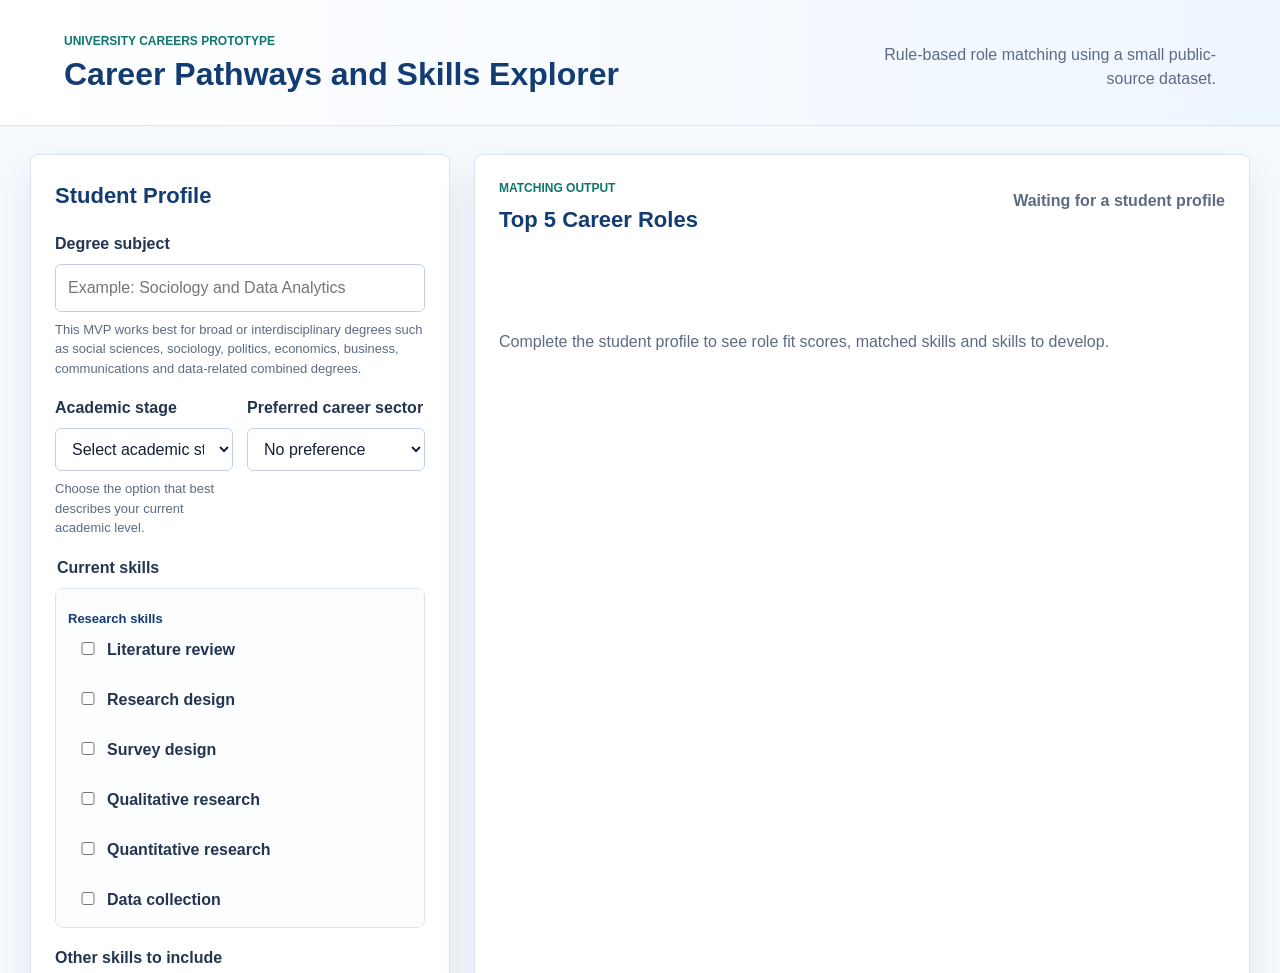
<file: index.html>
<!doctype html>
<html lang="en">
<head>
  <meta charset="utf-8">
  <title>Career Pathways and Skills Explorer</title>
  <meta http-equiv="refresh" content="0; url=website/">
</head>
<body>
  <p>Opening Career Pathways and Skills Explorer...</p>
  <p><a href="website/">Click here if the website does not open automatically.</a></p>
</body>
</html>
</file>
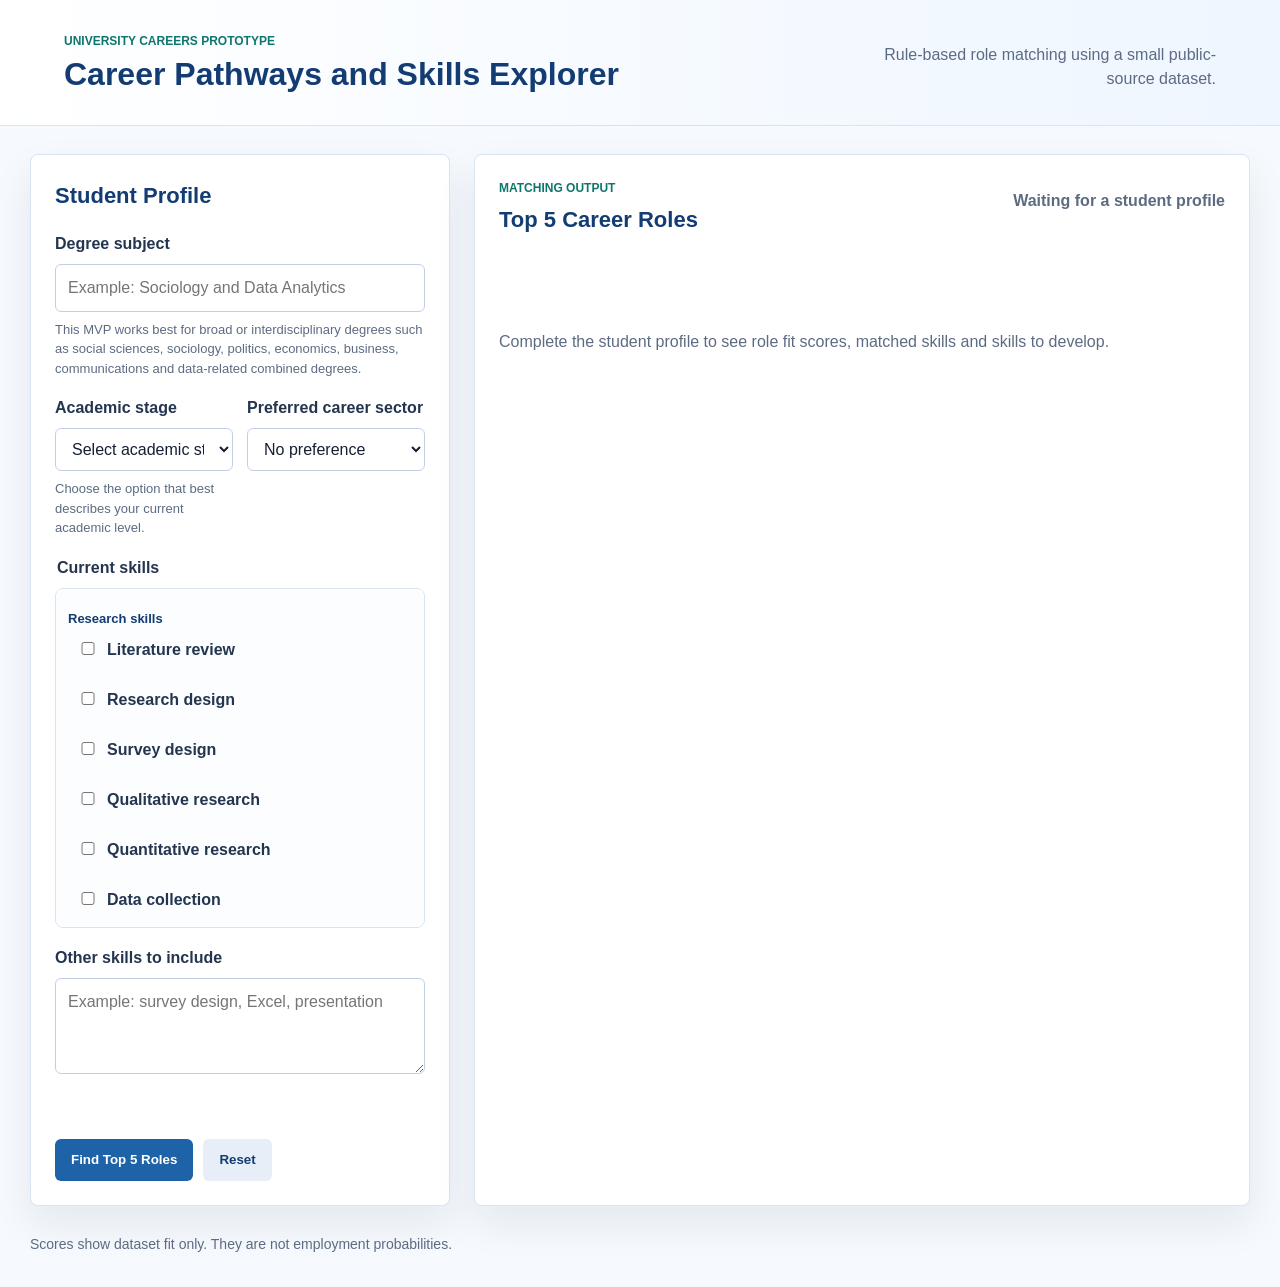
<file: website/index.html>
<!doctype html>
<html lang="en">
  <head>
    <meta charset="utf-8">
    <meta name="viewport" content="width=device-width, initial-scale=1">
    <title>Career Pathways and Skills Explorer</title>
    <link rel="stylesheet" href="styles.css">
  </head>
  <body>
    <header class="site-header">
      <div>
        <p class="module-label">University careers prototype</p>
        <h1>Career Pathways and Skills Explorer</h1>
      </div>
      <p class="header-note">Rule-based role matching using a small public-source dataset.</p>
    </header>

    <main class="app-shell">
      <section class="input-panel" aria-labelledby="profile-heading">
        <h2 id="profile-heading">Student Profile</h2>
        <form id="student-form" novalidate>
          <div class="field">
            <label for="degree">Degree subject</label>
            <input id="degree" name="degree" type="text" autocomplete="off" placeholder="Example: Sociology and Data Analytics" aria-describedby="degree-scope-note degree-scope-message">
            <p id="degree-scope-note" class="field-note">This MVP works best for broad or interdisciplinary degrees such as social sciences, sociology, politics, economics, business, communications and data-related combined degrees.</p>
            <div id="degree-scope-message" class="scope-message" role="status" aria-live="polite"></div>
          </div>

          <div class="field two-column">
            <div>
              <label for="academic-stage">Academic stage</label>
              <select id="academic-stage" name="academic-stage" aria-describedby="academic-stage-note">
                <option value="">Select academic stage</option>
                <option value="year1">Year 1</option>
                <option value="year2">Year 2</option>
                <option value="final">Final year</option>
                <option value="masters">Master's student</option>
              </select>
              <p id="academic-stage-note" class="field-note">Choose the option that best describes your current academic level.</p>
            </div>
            <div>
              <label for="sector">Preferred career sector</label>
              <select id="sector" name="sector">
                <option value="">No preference</option>
              </select>
            </div>
          </div>

          <fieldset class="skill-fieldset">
            <legend>Current skills</legend>
            <div id="skills-list" class="skills-list"></div>
          </fieldset>

          <div class="field">
            <label for="extra-skills">Other skills to include</label>
            <textarea id="extra-skills" name="extra-skills" rows="3" placeholder="Example: survey design, Excel, presentation"></textarea>
          </div>

          <div id="validation-summary" class="validation-summary" role="alert" aria-live="polite"></div>

          <div class="actions">
            <button type="submit">Find Top 5 Roles</button>
            <button type="reset" class="secondary-button">Reset</button>
          </div>
        </form>
      </section>

      <section class="results-panel" aria-labelledby="results-heading">
        <div class="results-heading-row">
          <div>
            <p class="module-label">Matching output</p>
            <h2 id="results-heading">Top 5 Career Roles</h2>
          </div>
          <p id="result-count" class="result-count">Waiting for a student profile</p>
        </div>

        <div id="score-chart" class="score-chart" aria-label="Role fit score comparison"></div>
        <div id="results" class="results-list">
          <p class="empty-state">Complete the student profile to see role fit scores, matched skills and skills to develop.</p>
        </div>
      </section>
    </main>

    <footer class="site-footer">
      <p>Scores show dataset fit only. They are not employment probabilities.</p>
    </footer>

    <script src="app.js"></script>
  </body>
</html>
</file>
<file: website/styles.css>
:root {
  --blue-900: #133c73;
  --blue-700: #1e63a8;
  --blue-100: #eaf4ff;
  --teal-600: #0f766e;
  --ink: #152033;
  --muted: #5d6b82;
  --line: #d9e4f2;
  --surface: #ffffff;
  --background: #f6f9fd;
  --warning: #a13f00;
  --shadow: 0 18px 40px rgba(18, 51, 88, 0.08);
}

* {
  box-sizing: border-box;
}

body {
  margin: 0;
  color: var(--ink);
  background: var(--background);
  font-family: Arial, Helvetica, sans-serif;
  line-height: 1.5;
}

.site-header {
  display: flex;
  justify-content: space-between;
  gap: 24px;
  align-items: flex-end;
  padding: 32px clamp(20px, 5vw, 64px);
  background: linear-gradient(90deg, #ffffff 0%, #eef6ff 100%);
  border-bottom: 1px solid var(--line);
}

h1,
h2,
h3,
p {
  margin-top: 0;
}

h1 {
  margin-bottom: 0;
  color: var(--blue-900);
  font-size: 32px;
  line-height: 1.15;
}

h2 {
  margin-bottom: 20px;
  color: var(--blue-900);
  font-size: 22px;
}

h3 {
  margin-bottom: 8px;
  color: var(--blue-900);
  font-size: 18px;
}

.module-label {
  margin-bottom: 6px;
  color: var(--teal-600);
  font-size: 12px;
  font-weight: 700;
  letter-spacing: 0;
  text-transform: uppercase;
}

.header-note {
  max-width: 360px;
  margin-bottom: 2px;
  color: var(--muted);
  text-align: right;
}

.app-shell {
  display: grid;
  grid-template-columns: minmax(320px, 420px) minmax(0, 1fr);
  gap: 24px;
  width: min(1220px, calc(100% - 40px));
  margin: 28px auto;
}

.input-panel,
.results-panel {
  background: var(--surface);
  border: 1px solid var(--line);
  border-radius: 8px;
  box-shadow: var(--shadow);
}

.input-panel {
  padding: 24px;
}

.results-panel {
  min-height: 520px;
  padding: 24px;
}

.field {
  margin-bottom: 18px;
}

.field-note {
  margin: 8px 0 0;
  color: var(--muted);
  font-size: 13px;
}

.scope-message {
  margin-top: 8px;
  color: var(--warning);
  font-size: 13px;
  font-weight: 700;
}

.two-column {
  display: grid;
  grid-template-columns: 1fr 1fr;
  gap: 14px;
}

label,
legend {
  display: block;
  margin-bottom: 8px;
  color: #24354f;
  font-weight: 700;
}

input,
select,
textarea {
  width: 100%;
  border: 1px solid #bfd0e4;
  border-radius: 6px;
  padding: 11px 12px;
  color: var(--ink);
  background: #fff;
  font: inherit;
}

textarea {
  resize: vertical;
}

input:focus,
select:focus,
textarea:focus {
  outline: 3px solid rgba(30, 99, 168, 0.18);
  border-color: var(--blue-700);
}

.skill-fieldset {
  margin: 0 0 18px;
  padding: 0;
  border: 0;
}

.skills-list {
  display: grid;
  gap: 12px;
  max-height: 340px;
  overflow: auto;
  padding: 12px;
  border: 1px solid var(--line);
  border-radius: 8px;
  background: #fbfdff;
}

.skill-group-title {
  margin: 8px 0 4px;
  color: var(--blue-900);
  font-size: 13px;
  font-weight: 700;
}

.skill-options {
  display: grid;
  grid-template-columns: 1fr;
  gap: 6px;
}

.skill-option {
  display: flex;
  gap: 8px;
  align-items: flex-start;
  min-height: 30px;
  padding: 6px 8px;
  border-radius: 6px;
}

.skill-option:hover {
  background: var(--blue-100);
}

.skill-option input {
  width: 16px;
  min-width: 16px;
  margin-top: 4px;
}

.validation-summary {
  min-height: 24px;
  margin-bottom: 16px;
  color: var(--warning);
  font-weight: 700;
}

.actions {
  display: flex;
  gap: 10px;
  flex-wrap: wrap;
}

button {
  min-height: 42px;
  border: 0;
  border-radius: 6px;
  padding: 10px 16px;
  background: var(--blue-700);
  color: #fff;
  font-weight: 700;
  cursor: pointer;
}

button:hover {
  background: var(--blue-900);
}

.secondary-button {
  background: #e8eef7;
  color: var(--blue-900);
}

.secondary-button:hover {
  background: #d8e5f4;
}

.results-heading-row {
  display: flex;
  justify-content: space-between;
  gap: 16px;
  align-items: flex-start;
  margin-bottom: 18px;
}

.result-count {
  margin-top: 10px;
  color: var(--muted);
  font-weight: 700;
  text-align: right;
}

.empty-state {
  margin: 36px 0 0;
  color: var(--muted);
}

.score-chart {
  display: grid;
  gap: 10px;
  margin-bottom: 20px;
}

.chart-row {
  display: grid;
  grid-template-columns: minmax(120px, 220px) 1fr 44px;
  gap: 10px;
  align-items: center;
}

.chart-label {
  color: #24354f;
  font-weight: 700;
}

.chart-track {
  height: 14px;
  overflow: hidden;
  border-radius: 999px;
  background: #e3edf8;
}

.chart-fill {
  height: 100%;
  border-radius: 999px;
  background: linear-gradient(90deg, var(--blue-700), var(--teal-600));
}

.chart-score {
  color: var(--blue-900);
  font-weight: 700;
  text-align: right;
}

.results-list {
  display: grid;
  gap: 16px;
}

.role-card {
  border: 1px solid var(--line);
  border-radius: 8px;
  padding: 18px;
  background: #fff;
}

.role-card-header {
  display: flex;
  justify-content: space-between;
  gap: 16px;
  align-items: flex-start;
}

.role-meta {
  margin-bottom: 12px;
  color: var(--muted);
}

.degree-meta {
  margin-bottom: 6px;
  color: #34445d;
  font-size: 14px;
}

.fit-score {
  min-width: 88px;
  padding: 8px 10px;
  border-radius: 6px;
  background: var(--blue-100);
  color: var(--blue-900);
  text-align: center;
  font-weight: 700;
}

.score-number {
  display: block;
  font-size: 26px;
  line-height: 1;
}

.summary {
  margin-bottom: 14px;
}

.skill-columns {
  display: grid;
  grid-template-columns: 1fr 1fr;
  gap: 14px;
  margin-bottom: 12px;
}

.skill-list {
  display: flex;
  flex-wrap: wrap;
  gap: 6px;
  margin: 0;
  padding: 0;
  list-style: none;
}

.skill-pill {
  padding: 5px 8px;
  border-radius: 999px;
  background: #eef5fc;
  color: #24354f;
  font-size: 13px;
}

.develop-pill {
  background: #fff4e8;
}

.score-explanation,
.stage-guidance {
  margin-bottom: 8px;
  color: #34445d;
}

.evidence-strength {
  margin-bottom: 0;
  color: var(--muted);
  font-size: 13px;
}

.site-footer {
  width: min(1220px, calc(100% - 40px));
  margin: 0 auto 32px;
  color: var(--muted);
  font-size: 14px;
}

@media (max-width: 920px) {
  .site-header,
  .app-shell,
  .results-heading-row,
  .role-card-header,
  .skill-columns {
    grid-template-columns: 1fr;
  }

  .site-header,
  .results-heading-row,
  .role-card-header {
    display: block;
  }

  .header-note,
  .result-count {
    text-align: left;
  }

  .app-shell {
    width: min(100% - 28px, 720px);
  }
}

@media (max-width: 560px) {
  .site-header {
    padding: 24px 16px;
  }

  h1 {
    font-size: 26px;
  }

  .two-column,
  .chart-row {
    grid-template-columns: 1fr;
  }

  .chart-score {
    text-align: left;
  }

  .input-panel,
  .results-panel {
    padding: 18px;
  }
}
</file>
